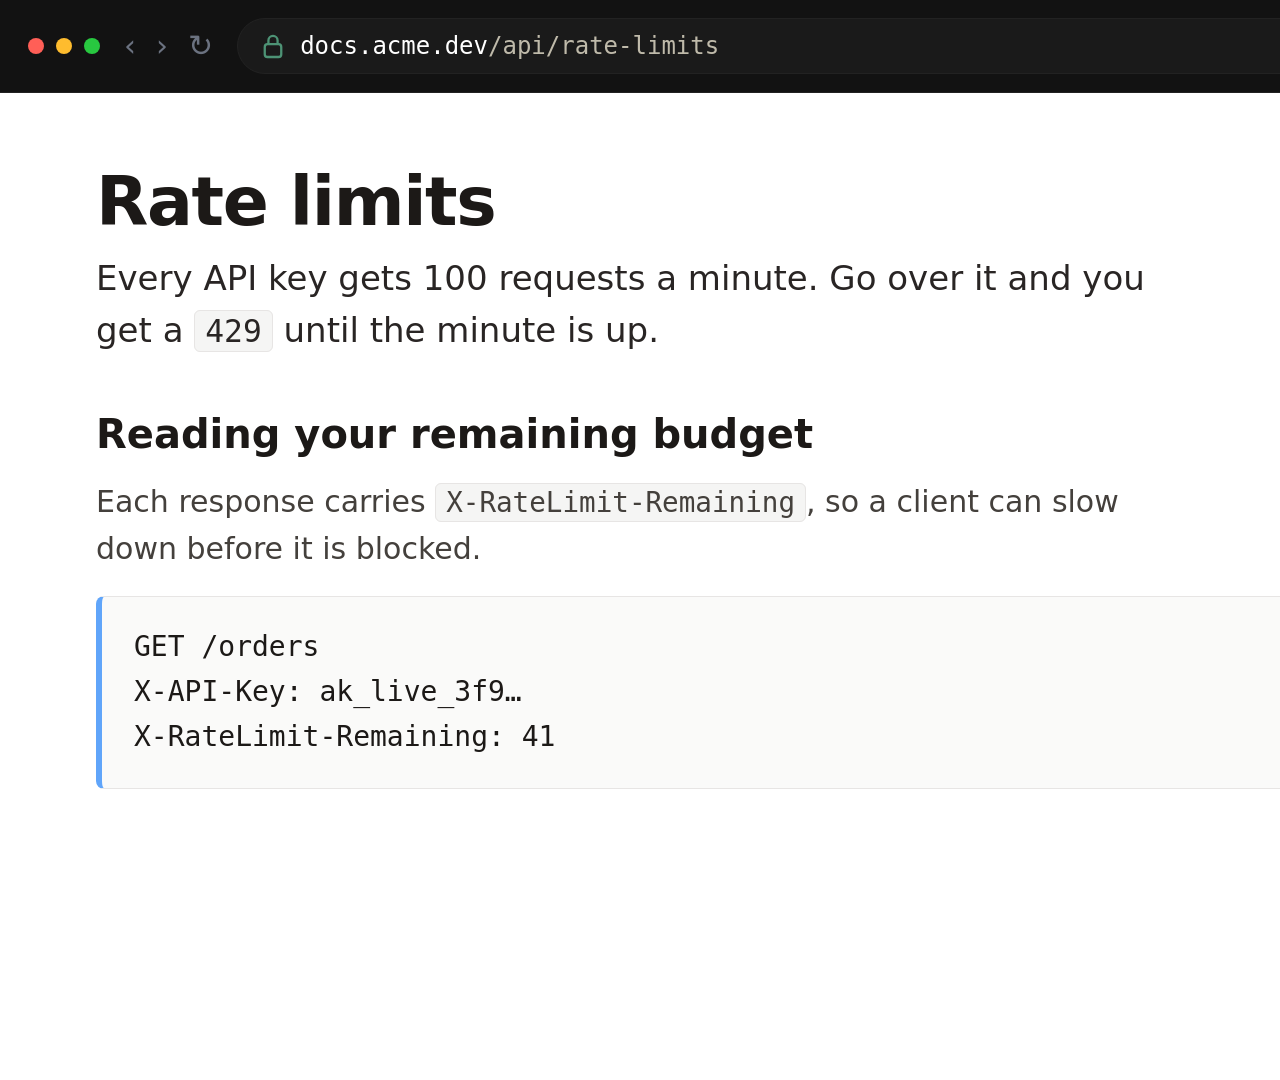
<file: skills/animatic-lessons/references/engine/kit/browser.html>
<!doctype html>
<html lang="en">
  <head>
    <meta charset="utf-8" />
    <title>Frame example: browser</title>
    <!--
      THE STYLESHEET IS THE CONTRACT; THIS MARKUP IS NOT. Copy this file, keep
      the <link>, rewrite the page.

      The chrome is dark and the page inside it is LIGHT on purpose: a docs
      site is the one thing on a developer's screen that is not dark, and a
      dark page inside dark chrome just reads as a second editor. If the moment
      is about a dark app, drop `.page` and build the app's UI out of the
      window parts instead.
    -->
    <link rel="stylesheet" href="./house.css" />
  </head>
  <body>
    <div class="frame frame--full">
      <div class="window">
        <div class="browserbar">
          <div class="lights"><i></i><i></i><i></i></div>
          <div class="nav-buttons">
            <span>&lsaquo;</span><span>&rsaquo;</span
            ><span>&circlearrowright;</span>
          </div>
          <div class="urlbar">
            <svg class="lock" width="22" height="26" viewBox="0 0 24 28" fill="none" stroke="currentColor" stroke-width="2.5">
              <rect x="3" y="12" width="18" height="14" rx="3" />
              <path d="M7 12V8a5 5 0 0 1 10 0v4" />
            </svg>
            <span><span class="host">docs.acme.dev</span>/api/rate-limits</span>
          </div>
        </div>

        <div class="page">
          <h1>Rate limits</h1>
          <p class="lede">
            Every API key gets 100 requests a minute. Go over it and you get a
            <code>429</code> until the minute is up.
          </p>

          <h2>Reading your remaining budget</h2>
          <p>
            Each response carries <code>X-RateLimit-Remaining</code>, so a
            client can slow down before it is blocked.
          </p>

          <div class="signature">GET /orders
X-API-Key: ak_live_3f9…
X-RateLimit-Remaining: 41</div>
        </div>
      </div>
    </div>
  </body>
</html>
</file>
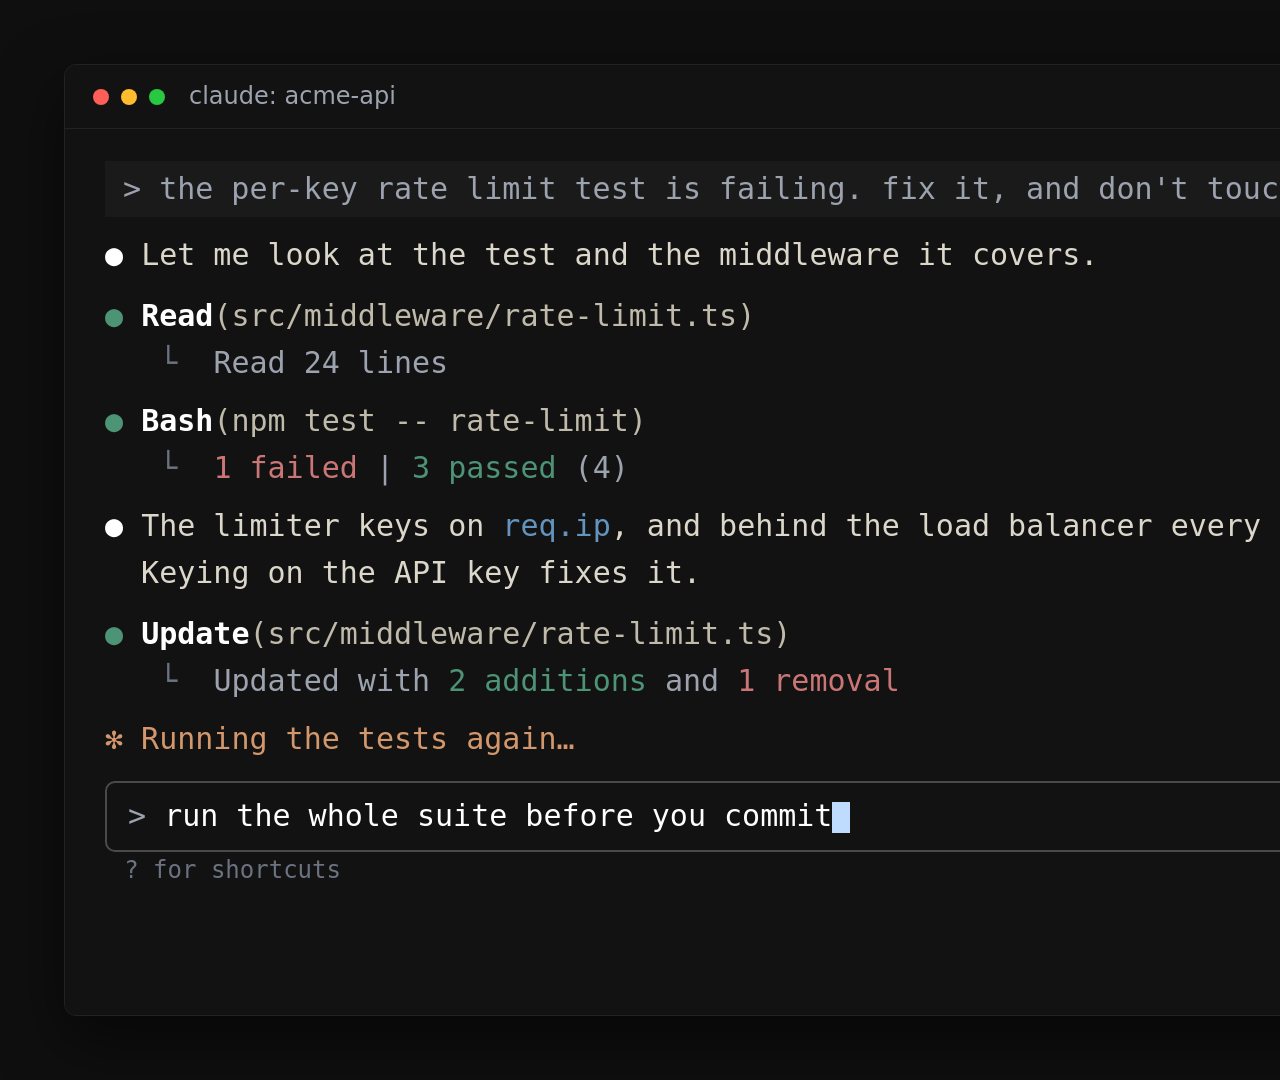
<file: skills/animatic-lessons/references/engine/kit/claude-code.html>
<!doctype html>
<html lang="en">
  <head>
    <meta charset="utf-8" />
    <title>Frame example: Claude Code</title>
    <!--
      THE STYLESHEET IS THE CONTRACT; THIS MARKUP IS NOT. Copy this file, keep
      the <link>, and rewrite the lines. A Claude Code session is the terminal
      frame with `cc` added: .you is a prompt the user typed, .say is the
      agent's reply, .tool is a collapsed tool call (tool name in <b>) and
      .result its one-line result, .spin the "working" line, and .input the box
      the next prompt goes in. The glyphs (> ● └) are generated. Inline
      <code> is coloured; .ok / .bad / .faint work as in a terminal.

      Show only the last screenful: the moment is the newest exchange, so cut
      the history from the top rather than shrinking the type.

      ONE LINE IS ONE ELEMENT AND MUST STAY ON ONE SOURCE LINE, as in
      terminal.html: the lines carry `white-space: pre-wrap`.
    -->
    <link rel="stylesheet" href="./house.css" />
  </head>
  <body>
    <div class="frame frame--inset">
      <div class="window">
        <div class="titlebar">
          <div class="lights"><i></i><i></i><i></i></div>
          <span class="title">claude: acme-api</span>
        </div>

        <div class="terminal cc">
<span class="you">the per-key rate limit test is failing. fix it, and don't touch the other tests</span>
<span class="say">Let me look at the test and the middleware it covers.</span>
<span class="tool"><b>Read</b>(src/middleware/rate-limit.ts)</span>
<span class="result">Read 24 lines</span>
<span class="tool"><b>Bash</b>(npm test -- rate-limit)</span>
<span class="result"><span class="bad">1 failed</span> | <span class="ok">3 passed</span> (4)</span>
<span class="say">The limiter keys on <code>req.ip</code>, and behind the load balancer every request has the same one. Keying on the API key fixes it.</span>
<span class="tool"><b>Update</b>(src/middleware/rate-limit.ts)</span>
<span class="result">Updated with <span class="ok">2 additions</span> and <span class="bad">1 removal</span></span>
<span class="spin">✻ Running the tests again…</span>
<div class="input">run the whole suite before you commit<span class="caret"></span></div>
<span class="hint">? for shortcuts</span>
        </div>
      </div>
    </div>
  </body>
</html>
</file>
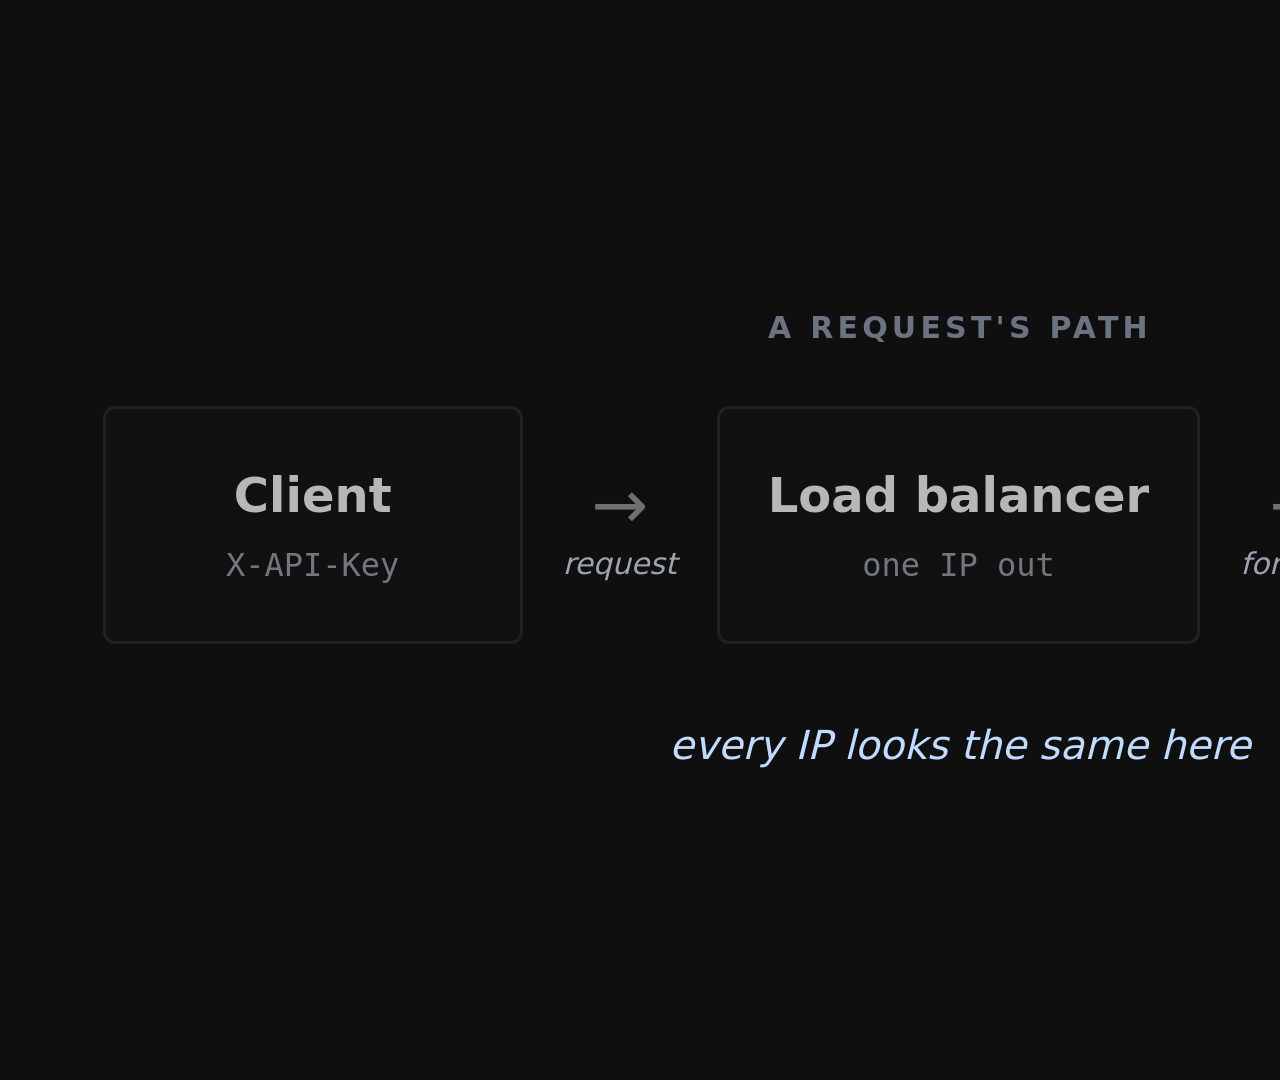
<file: skills/animatic-lessons/references/engine/kit/diagram.html>
<!doctype html>
<html lang="en">
  <head>
    <meta charset="utf-8" />
    <title>Frame example: diagram</title>
    <!--
      THE STYLESHEET IS THE CONTRACT; THIS MARKUP IS NOT. Copy this file, keep
      the <link>, rebuild the shape.

      A diagram frame is boxes, arrows and ONE lit box. `.node.lit` is the step
      the moment is about; `.node.muted` is the context the viewer should not
      look at yet. Stack `.diagram` vertically, nest it, or drop an SVG in: it
      is only a flex row, and there is nothing to slot into.

      `.annotation` is italic in the soft accent, so an aside reads as an
      aside rather than as a second heading.
    -->
    <link rel="stylesheet" href="./house.css" />
  </head>
  <body>
    <div class="frame frame--center">
      <div class="overline">A request's path</div>

      <div class="diagram" style="margin-top: 56px">
        <div class="node muted">
          <div class="node-title">Client</div>
          <div class="node-sub">X-API-Key</div>
        </div>
        <div class="arrow"><span>&rarr;</span><span class="label">request</span></div>
        <div class="node muted">
          <div class="node-title">Load balancer</div>
          <div class="node-sub">one IP out</div>
        </div>
        <div class="arrow"><span>&rarr;</span><span class="label">forward</span></div>
        <div class="node lit">
          <div class="node-title">Rate limiter</div>
          <div class="node-sub">counts per key</div>
        </div>
      </div>

      <div class="annotation" style="margin-top: 72px">every IP looks the same here</div>
    </div>
  </body>
</html>
</file>
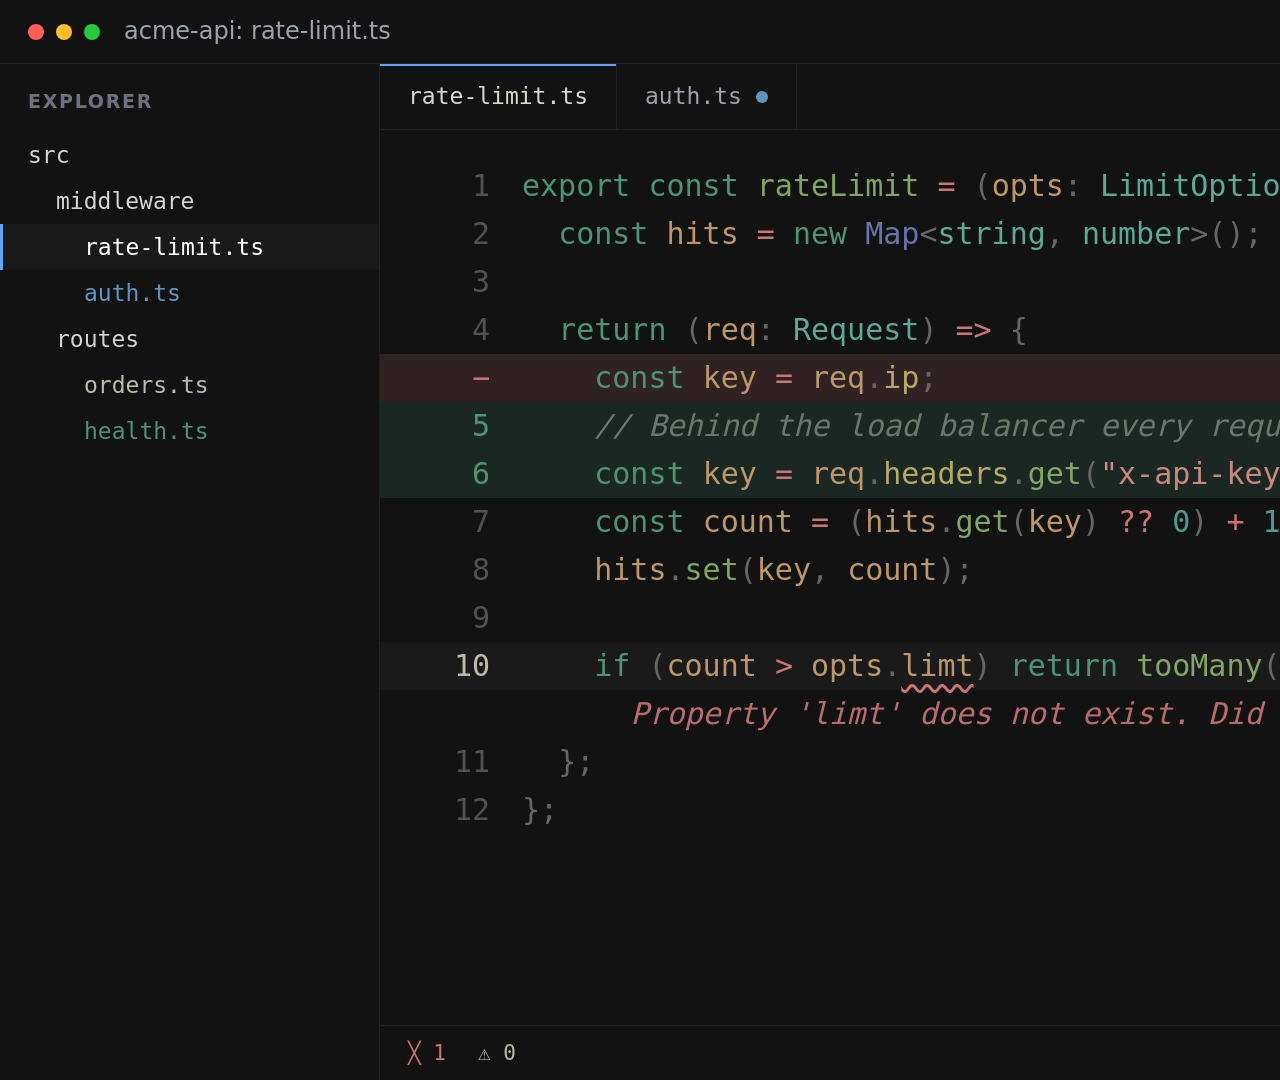
<file: skills/animatic-lessons/references/engine/kit/editor.html>
<!doctype html>
<html lang="en">
  <head>
    <meta charset="utf-8" />
    <title>Frame example: editor</title>
    <!--
      THE STYLESHEET IS THE CONTRACT; THIS MARKUP IS NOT. Copy this file, keep
      the <link>, and rewrite everything below it. This example shows the
      awkward case rather than the tidy one: a file tree with git status on
      it, a tab strip, a diff, a squiggle, an inline diagnostic and a status
      bar. Delete whichever of those your moment does not need.

      HIGHLIGHTING IS HAND-WRITTEN <span class="t-*">: no highlighter runs, so
      nothing is fetched while the frame is captured. The classes are Shiki's
      vitesse-dark scopes: t-key, t-storage, t-str, t-num, t-fn, t-type,
      t-class, t-prop, t-var, t-const, t-com, t-op, t-punc, t-tag, t-attr.

      ONE LINE OF CODE IS ONE `.l` ELEMENT AND MUST STAY ON ONE SOURCE LINE.
      `.l` carries `white-space: pre`, so a line break inserted inside it
      becomes a line break in the captured frame. Keep a formatter off it.
    -->
    <link rel="stylesheet" href="./house.css" />
  </head>
  <body>
    <div class="frame frame--full">
      <div class="window">
        <div class="titlebar">
          <div class="lights"><i></i><i></i><i></i></div>
          <span class="title">acme-api: rate-limit.ts</span>
        </div>

        <div class="panes">
          <nav class="sidebar">
            <div class="sidebar-heading">Explorer</div>
            <ul class="tree">
              <li class="dir">src</li>
              <li class="dir indent">middleware</li>
              <li class="indent-2 active">rate-limit.ts</li>
              <li class="indent-2 modified">auth.ts</li>
              <li class="dir indent">routes</li>
              <li class="indent-2">orders.ts</li>
              <li class="indent-2 added">health.ts</li>
            </ul>
          </nav>

          <div class="main">
            <div class="tabs">
              <div class="tab active">rate-limit.ts</div>
              <div class="tab">auth.ts <span class="dot"></span></div>
            </div>

            <div class="code">
<span class="l"><span class="t-key">export</span> <span class="t-key">const</span> <span class="t-fn">rateLimit</span> <span class="t-op">=</span> <span class="t-punc">(</span><span class="t-var">opts</span><span class="t-punc">:</span> <span class="t-type">LimitOptions</span><span class="t-punc">)</span> <span class="t-op">=&gt;</span> <span class="t-punc">{</span></span>
<span class="l">  <span class="t-key">const</span> <span class="t-var">hits</span> <span class="t-op">=</span> <span class="t-key">new</span> <span class="t-class">Map</span><span class="t-punc">&lt;</span><span class="t-type">string</span><span class="t-punc">,</span> <span class="t-type">number</span><span class="t-punc">&gt;();</span></span>
<span class="l"> </span>
<span class="l">  <span class="t-key">return</span> <span class="t-punc">(</span><span class="t-var">req</span><span class="t-punc">:</span> <span class="t-type">Request</span><span class="t-punc">)</span> <span class="t-op">=&gt;</span> <span class="t-punc">{</span></span>
<span class="l del">    <span class="t-key">const</span> <span class="t-var">key</span> <span class="t-op">=</span> <span class="t-var">req</span><span class="t-punc">.</span><span class="t-prop">ip</span><span class="t-punc">;</span></span>
<span class="l add">    <span class="t-com">// Behind the load balancer every request shares one IP.</span></span>
<span class="l add">    <span class="t-key">const</span> <span class="t-var">key</span> <span class="t-op">=</span> <span class="t-var">req</span><span class="t-punc">.</span><span class="t-prop">headers</span><span class="t-punc">.</span><span class="t-fn">get</span><span class="t-punc">(</span><span class="t-str">"x-api-key"</span><span class="t-punc">)</span> <span class="t-op">??</span> <span class="t-var">req</span><span class="t-punc">.</span><span class="t-prop">ip</span><span class="t-punc">;</span></span>
<span class="l">    <span class="t-key">const</span> <span class="t-var">count</span> <span class="t-op">=</span> <span class="t-punc">(</span><span class="t-var">hits</span><span class="t-punc">.</span><span class="t-fn">get</span><span class="t-punc">(</span><span class="t-var">key</span><span class="t-punc">)</span> <span class="t-op">??</span> <span class="t-num">0</span><span class="t-punc">)</span> <span class="t-op">+</span> <span class="t-num">1</span><span class="t-punc">;</span></span>
<span class="l">    <span class="t-var">hits</span><span class="t-punc">.</span><span class="t-fn">set</span><span class="t-punc">(</span><span class="t-var">key</span><span class="t-punc">,</span> <span class="t-var">count</span><span class="t-punc">);</span></span>
<span class="l"> </span>
<span class="l here">    <span class="t-key">if</span> <span class="t-punc">(</span><span class="t-var">count</span> <span class="t-op">&gt;</span> <span class="t-var">opts</span><span class="t-punc">.</span><span class="t-var"><span class="squiggle">limt</span></span><span class="t-punc">)</span> <span class="t-key">return</span> <span class="t-fn">tooMany</span><span class="t-punc">();</span></span>
<span class="l bare">      <span class="diagnostic">Property 'limt' does not exist. Did you mean 'limit'?</span></span>
<span class="l">  <span class="t-punc">};</span></span>
<span class="l"><span class="t-punc">};</span></span>
            </div>

            <div class="statusbar">
              <span class="bad">&#9587; 1</span>
              <span>&#9888; 0</span>
              <span class="spacer"></span>
              <span>Ln 11, Col 30</span>
              <span>TypeScript</span>
              <span class="good">fix/rate-limit-key</span>
            </div>
          </div>
        </div>
      </div>
    </div>
  </body>
</html>
</file>
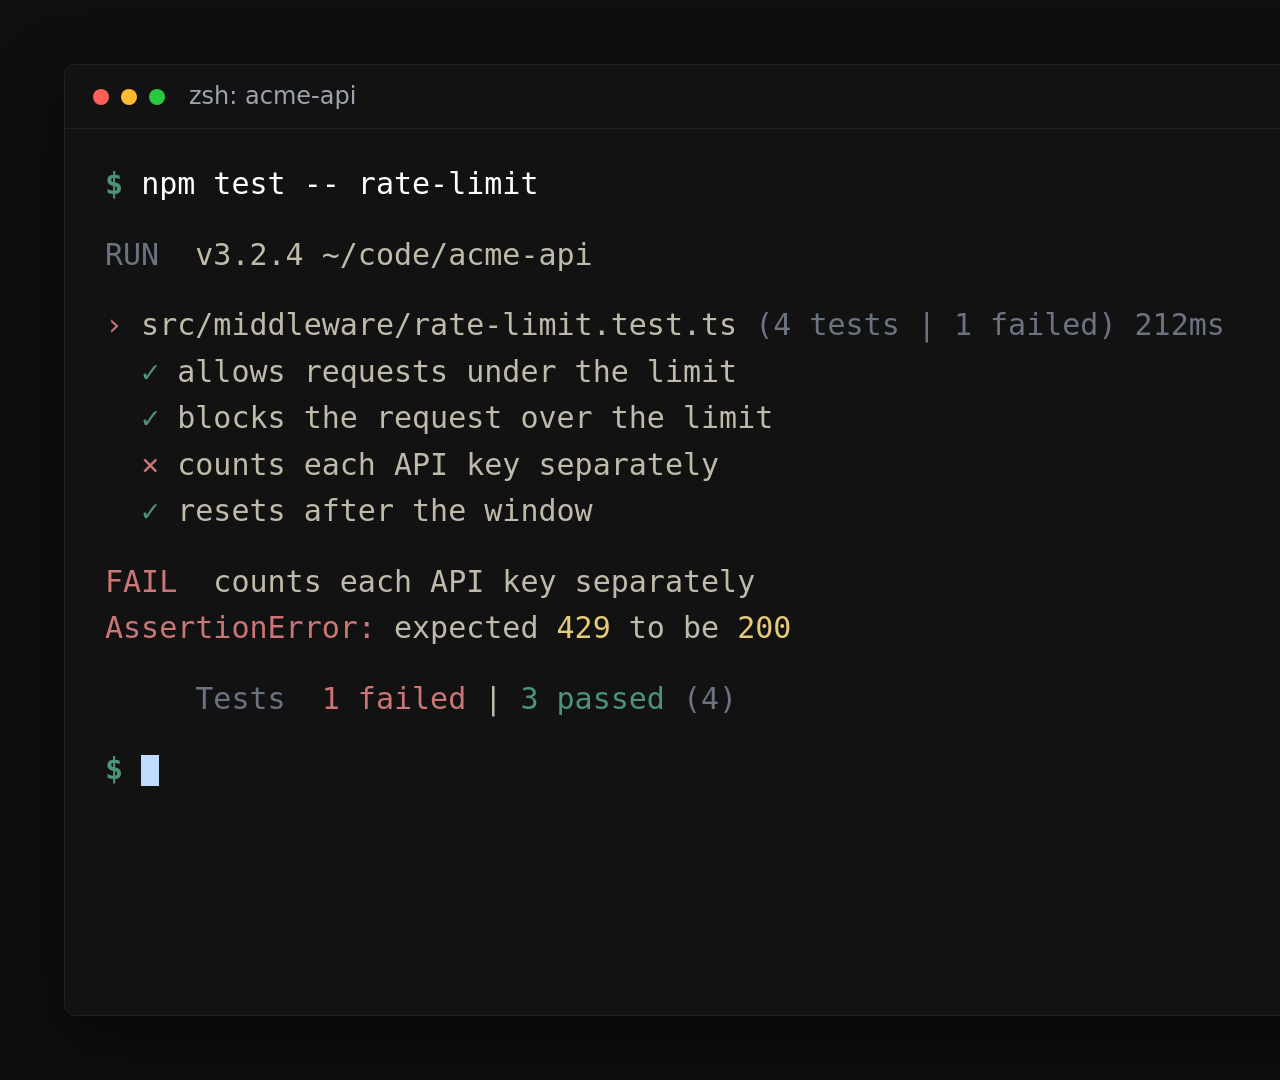
<file: skills/animatic-lessons/references/engine/kit/terminal.html>
<!doctype html>
<html lang="en">
  <head>
    <meta charset="utf-8" />
    <title>Frame example: terminal</title>
    <!--
      THE STYLESHEET IS THE CONTRACT; THIS MARKUP IS NOT. Copy this file, keep
      the <link>, and rewrite the lines. This example shows a run that FAILS,
      because a passing suite is the easy frame and a failure is the one a
      moment is usually about.

      Every line is its own element: .cmd draws the `$` prompt for you, .out is
      program output. Colour a word with .ok / .bad / .warn / .info / .cyan /
      .yellow / .magenta / .faint. Finish the last line with
      <span class="caret"> if the moment is "and now we wait".

      ONE OUTPUT LINE IS ONE ELEMENT AND MUST STAY ON ONE SOURCE LINE: `.cmd`
      and `.out` carry `white-space: pre-wrap`, so a line break inserted inside
      one becomes a line break in the captured frame.
    -->
    <link rel="stylesheet" href="./house.css" />
  </head>
  <body>
    <div class="frame frame--inset">
      <div class="window">
        <div class="titlebar">
          <div class="lights"><i></i><i></i><i></i></div>
          <span class="title">zsh: acme-api</span>
        </div>

        <div class="terminal">
<span class="cmd">npm test -- rate-limit</span>
<span class="blank"></span>
<span class="out"><span class="faint">RUN</span>  v3.2.4 ~/code/acme-api</span>
<span class="blank"></span>
<span class="out"><span class="bad">&rsaquo;</span> src/middleware/rate-limit.test.ts <span class="faint">(4 tests | 1 failed) 212ms</span></span>
<span class="out">  <span class="ok">&check;</span> allows requests under the limit</span>
<span class="out">  <span class="ok">&check;</span> blocks the request over the limit</span>
<span class="out">  <span class="bad">&times;</span> counts each API key separately</span>
<span class="out">  <span class="ok">&check;</span> resets after the window</span>
<span class="blank"></span>
<span class="out"><span class="bad">FAIL</span>  counts each API key separately</span>
<span class="out"><span class="bad">AssertionError:</span> expected <span class="yellow">429</span> to be <span class="yellow">200</span></span>
<span class="blank"></span>
<span class="out"><span class="faint">     Tests</span>  <span class="bad">1 failed</span> | <span class="ok">3 passed</span> <span class="faint">(4)</span></span>
<span class="blank"></span>
<span class="cmd"><span class="caret"></span></span>
        </div>
      </div>
    </div>
  </body>
</html>
</file>
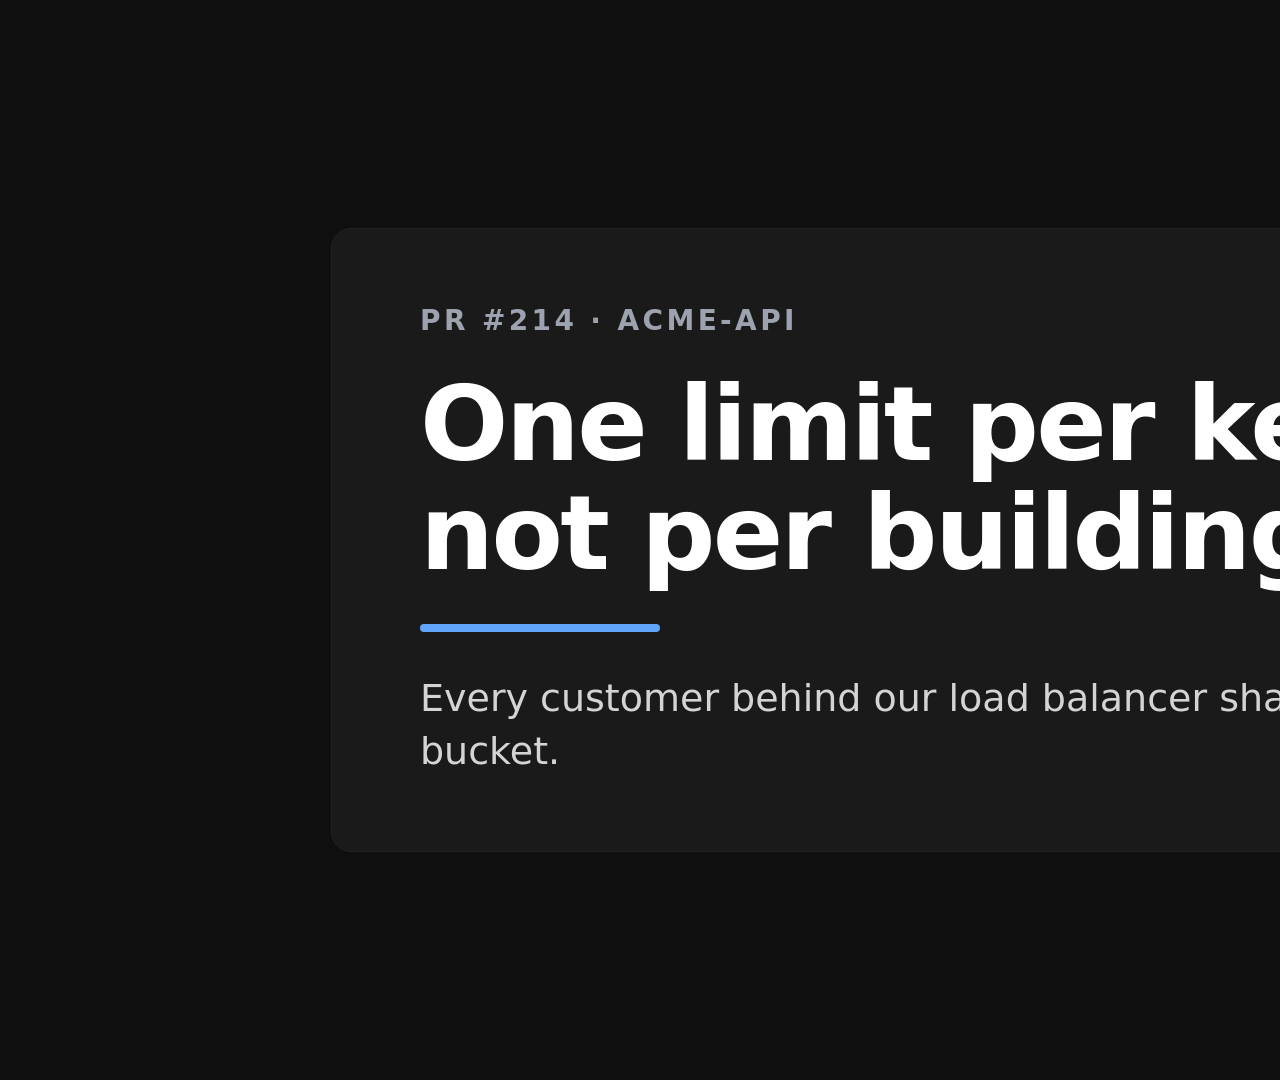
<file: skills/animatic-lessons/references/engine/kit/title-card.html>
<!doctype html>
<html lang="en">
  <head>
    <meta charset="utf-8" />
    <title>Frame example: title card</title>
    <!--
      THE STYLESHEET IS THE CONTRACT; THIS MARKUP IS NOT. Copy this file, keep
      the <link>, rewrite the words.

      A plain plate: an uppercase kicker, a white headline, a short accent
      rule and at most one supporting line. Use it for the opening frame, a section break,
      or the one sentence a moment is really about.

      Say ONE thing. If the card needs a second supporting line it is probably
      two moments.
    -->
    <link rel="stylesheet" href="./house.css" />
  </head>
  <body>
    <div class="frame frame--center">
      <div class="card">
        <div class="kicker">PR #214 &middot; acme-api</div>
        <h1 class="headline">
          One limit per key,<br />not per building
          <span class="rule"></span>
        </h1>
        <p class="subhead">Every customer behind our load balancer shared one bucket.</p>
      </div>
    </div>
  </body>
</html>
</file>
<file: skills/animatic-lessons/references/engine/kit/house.css>
/*
 * The house stylesheet for animatic frames.
 *
 * THIS FILE IS THE CONTRACT (README.md). Every colour, face and size a frame
 * should use is named here, so a frame that only uses these reads as one
 * consistent screen without anyone deciding anything.
 *
 * THE PALETTE. Plain and neutral, so it suits anyone's project.
 *   - A near-black ground, white headings, neutral grey body copy, and one
 *     accent, a quiet blue, kept for the one thing a frame lights.
 *   - The system's own sans-serif and monospace faces. Nothing is fetched,
 *     so a frame renders the same offline and never waits on a webfont.
 *   - Every editor, terminal and code-token colour is Shiki's vitesse-dark.
 *     Its editor background #121212 sits one step off the ground #0f0f0f on
 *     purpose, so a window reads as a window against the ground.
 *
 * SIZE. A frame is exactly 1920x1080 at DPR 1 and is watched on a laptop, or
 * in a PR description at half that, so everything is authored large, to the
 * type floor in STYLE.md.
 */

:root {
  /* Ground and panels */
  --ground: #0f0f0f;
  --window: #121212;
  --window-raised: #1a1a1a;
  --line: #222222;
  --plate: #1a1a1a;

  /* Text */
  --text: #ffffff;
  --body: #d4d4d4;
  --code-text: #dbd7ca;
  --dim: #9ca3af;
  --faint: #6b7280;

  /* The one accent: what a frame lights */
  --accent: #60a5fa;
  --accent-soft: #bfdbfe;

  /* States, from vitesse-dark's gutter + ansi set */
  --ok: #4d9375;
  --warn: #d4976c;
  --error: #cb7676;
  --info: #6394bf;
  --cyan: #5eaab5;
  --yellow: #e6cc77;
  --magenta: #d9739f;

  /* Type */
  --sans: system-ui, -apple-system, "Segoe UI", Roboto, "Helvetica Neue", Arial, sans-serif;
  --mono: ui-monospace, "SF Mono", Menlo, Consolas, "DejaVu Sans Mono", "Liberation Mono", monospace;

  /* Spacing. The 96px gutter frames a centred card or diagram. */
  --gutter: 96px;
  --radius: 12px;
}

* {
  box-sizing: border-box;
}

html,
body {
  margin: 0;
  padding: 0;
}

/*
 * THE FRAME. Every page's outermost element. Fixed at the capture size so the
 * page cannot reflow into something that looked fine in a wide browser window
 * and wrong in the PNG. overflow:hidden is deliberate: content that does not
 * fit is CUT, loudly, rather than quietly scrolled away.
 */
.frame {
  width: 1920px;
  height: 1080px;
  overflow: hidden;
  background: var(--ground);
  color: var(--body);
  font-family: var(--sans);
  font-size: 28px;
  line-height: 1.45;
  display: flex;
  flex-direction: column;
  -webkit-font-smoothing: antialiased;
}

/* A frame that is one big centred thing: a title card, a diagram. */
.frame--center {
  align-items: center;
  justify-content: center;
  padding: var(--gutter);
}

/* A frame that is one window filling the screen: an editor, a browser. */
.frame--full {
  padding: 0;
}

/* A frame that floats a window on the ground, with breathing room. */
.frame--inset {
  padding: 64px;
}

/* --------------------------------------------------------------------- */
/* Window chrome                                                          */
/* --------------------------------------------------------------------- */

.window {
  flex: 1;
  min-height: 0;
  display: flex;
  flex-direction: column;
  background: var(--window);
  overflow: hidden;
}

.frame--inset .window {
  border: 1px solid var(--line);
  border-radius: var(--radius);
  box-shadow: 0 24px 64px rgba(0, 0, 0, 0.55);
}

.titlebar {
  flex: none;
  height: 64px;
  display: flex;
  align-items: center;
  gap: 24px;
  padding: 0 28px;
  background: var(--window);
  border-bottom: 1px solid var(--line);
  color: var(--dim);
  font-size: 24px;
}

/* The three macOS window buttons. Drawn, not an image. */
.lights {
  display: flex;
  gap: 12px;
  flex: none;
}
.lights i {
  width: 16px;
  height: 16px;
  border-radius: 50%;
  background: #3a3a3a;
}
.lights i:nth-child(1) {
  background: #ff5f57;
}
.lights i:nth-child(2) {
  background: #febc2e;
}
.lights i:nth-child(3) {
  background: #28c840;
}

.titlebar .title {
  color: var(--dim);
  font-size: 24px;
}

/* The body of a window: optional sidebar + main pane, side by side. */
.panes {
  flex: 1;
  min-height: 0;
  display: flex;
}

.sidebar {
  flex: none;
  width: 380px;
  background: var(--window);
  border-right: 1px solid var(--line);
  padding: 24px 0;
  color: #bfbaaa;
  font-size: 24px;
  overflow: hidden;
}

.sidebar-heading {
  padding: 0 28px 16px;
  font-size: 19px;
  letter-spacing: 0.09em;
  text-transform: uppercase;
  color: var(--faint);
  font-weight: 600;
}

.tree {
  list-style: none;
  margin: 0;
  padding: 0;
  font-family: var(--mono);
  font-size: 23px;
  line-height: 2;
}
.tree li {
  padding: 0 28px;
  white-space: nowrap;
  overflow: hidden;
  text-overflow: ellipsis;
}
.tree li.indent {
  padding-left: 56px;
}
.tree li.indent-2 {
  padding-left: 84px;
}
.tree li.dir {
  color: var(--body);
}
.tree li.active {
  background: var(--window-raised);
  color: var(--text);
  box-shadow: inset 3px 0 0 var(--accent);
}
.tree li.added {
  color: var(--ok);
}
.tree li.modified {
  color: var(--info);
}

.main {
  flex: 1;
  min-width: 0;
  display: flex;
  flex-direction: column;
}

/* Editor tab strip. */
.tabs {
  flex: none;
  display: flex;
  align-items: stretch;
  background: var(--window);
  border-bottom: 1px solid var(--line);
  font-size: 23px;
}
.tab {
  display: flex;
  align-items: center;
  gap: 14px;
  padding: 16px 28px;
  color: var(--dim);
  border-right: 1px solid var(--line);
  font-family: var(--mono);
  white-space: nowrap;
}
.tab.active {
  color: var(--code-text);
  background: var(--window);
  box-shadow: inset 0 2px 0 var(--accent);
}
.tab .dot {
  width: 12px;
  height: 12px;
  border-radius: 50%;
  background: var(--info);
}

/* The status bar along the bottom of a window. */
.statusbar {
  flex: none;
  display: flex;
  align-items: center;
  gap: 32px;
  padding: 12px 28px;
  border-top: 1px solid var(--line);
  color: #bfbaaa;
  font-size: 21px;
  font-family: var(--mono);
}
.statusbar .spacer {
  flex: 1;
}
.statusbar .bad {
  color: var(--error);
}
.statusbar .good {
  color: var(--ok);
}

/* --------------------------------------------------------------------- */
/* Code                                                                    */
/* --------------------------------------------------------------------- */

/*
 * A code block. 30px / 1.6 is the floor for readability on a laptop; a frame
 * that needs more lines needs a second moment. Highlighting is hand-authored <span>s using
 * the .t-* classes below: no highlighter runs, so there is no build step and
 * nothing is fetched while the frame is captured.
 *
 * Use a <div>, NOT a <pre>: each line is its own `.l` element carrying
 * `white-space: pre`, so the newlines BETWEEN lines in your source are
 * ignored and the markup can be indented like normal HTML. A <pre> would
 * render every one of them as a second, blank line.
 */
.code {
  flex: 1;
  min-height: 0;
  margin: 0;
  padding: 32px 0;
  overflow: hidden;
  background: var(--window);
  font-family: var(--mono);
  font-size: 30px;
  line-height: 1.6;
  color: var(--code-text);
  font-variant-ligatures: none;
  counter-reset: line;
}

.code--lg {
  font-size: 34px;
}

/* One line. The line number is generated, so the markup stays readable. */
.code .l {
  display: block;
  padding: 0 48px 0 0;
  white-space: pre;
  counter-increment: line;
}
.code .l::before {
  content: counter(line);
  display: inline-block;
  width: 110px;
  padding-right: 32px;
  text-align: right;
  color: #dedcd550;
  user-select: none;
}
/* The line the eye should land on. */
.code .l.here {
  background: var(--window-raised);
}
.code .l.here::before {
  color: #bfbaaa;
}
/*
 * The whole block pulled back so the `.here` line is the only one that reads.
 * It goes on the BLOCK, not the line, so spotlighting a frame is one class on
 * one element and the lines themselves keep the markup they already had.
 */
.code--spotlight .l {
  opacity: 0.6;
}
.code--spotlight .l.here {
  opacity: 1;
}
/* A diff. */
.code .l.add {
  background: rgba(77, 147, 117, 0.16);
}
.code .l.add::before {
  color: var(--ok);
}
/* A removed line is not in the new file, so it takes no number: the lines
 * around it keep the new file's real numbering. Its gutter shows a minus. */
.code .l.del {
  background: rgba(203, 118, 118, 0.16);
  counter-increment: none;
}
.code .l.del::before {
  content: "\2212";
  color: var(--error);
}
/* A line with no number: a wrapped continuation, or an inline error. */
.code .l.bare {
  counter-increment: none;
}
.code .l.bare::before {
  content: "";
}

/*
 * A fold: lines skipped in an excerpt. It takes no number. Put the real line
 * number back on the line after it with style="counter-set: line N" (that
 * line then shows N), so an excerpt keeps the file's real numbering.
 */
.code .l.fold {
  counter-increment: none;
  color: var(--faint);
}
.code .l.fold::before {
  content: "\22EF";
}

/* Red squiggle under the thing that is wrong. */
.squiggle {
  text-decoration: underline wavy var(--error);
  text-decoration-thickness: 3px;
  text-underline-offset: 8px;
}

/* An inline editor diagnostic, as VS Code draws it. */
.diagnostic {
  color: var(--error);
  font-style: italic;
  opacity: 0.9;
}

/* vitesse-dark token colours. */
.t-com {
  color: #758575dd;
  font-style: italic;
}
.t-punc {
  color: #666666;
}
.t-key {
  color: #4d9375;
}
.t-storage,
.t-op {
  color: #cb7676;
}
.t-str {
  color: #c98a7d;
}
.t-num {
  color: #4c9a91;
}
.t-fn {
  color: #80a665;
}
.t-type {
  color: #5da994;
}
.t-class {
  color: #6872ab;
}
.t-prop {
  color: #b8a965;
}
.t-var {
  color: #bd976a;
}
.t-const {
  color: #c99076;
}
.t-tag {
  color: #4d9375;
}
.t-attr {
  color: #bd976a;
}

/* --------------------------------------------------------------------- */
/* Terminal                                                               */
/* --------------------------------------------------------------------- */

.terminal {
  flex: 1;
  min-height: 0;
  margin: 0;
  padding: 32px 40px;
  overflow: hidden;
  background: var(--window);
  font-family: var(--mono);
  font-size: 30px;
  line-height: 1.55;
  color: var(--code-text);
  font-variant-ligatures: none;
}

/*
 * As with `.code`, each line is its own element and carries the whitespace
 * rule, so the newlines BETWEEN lines in your markup are ignored. `.terminal`
 * itself must NOT be a <pre>.
 */
.terminal .cmd,
.terminal .out {
  white-space: pre-wrap;
}

/* The shell prompt. The $ is generated so a line's markup is just its text. */
.terminal .cmd {
  display: block;
  color: var(--text);
}
.terminal .cmd::before {
  content: "$ ";
  color: var(--ok);
  font-weight: 600;
}
.terminal .out {
  display: block;
  color: #bfbaaa;
}
.terminal .ok {
  color: var(--ok);
}
.terminal .bad {
  color: var(--error);
}
.terminal .warn {
  color: var(--warn);
}
.terminal .info {
  color: var(--info);
}
.terminal .cyan {
  color: var(--cyan);
}
.terminal .yellow {
  color: var(--yellow);
}
.terminal .magenta {
  color: var(--magenta);
}
.terminal .faint {
  color: var(--faint);
}
.terminal .blank {
  display: block;
  height: 0.8em;
}

/* The block cursor at the end of the last line. */
.caret {
  display: inline-block;
  width: 0.6em;
  height: 1.05em;
  vertical-align: text-bottom;
  background: var(--accent-soft);
}

/* --------------------------------------------------------------------- */
/* Claude Code                                                            */
/* --------------------------------------------------------------------- */

/*
 * A Claude Code session, as its terminal shows it. Put `cc` beside
 * `terminal` on the same element; each line below is one element, on ONE
 * source line, like `.cmd` / `.out`. The glyphs are generated.
 *   .you     a prompt the user typed ("> ", on a raised plate)
 *   .say     the agent's reply text ("● ")
 *   .tool    a collapsed tool call ("● ", green); wrap the name in <b>
 *   .result  a tool call's one-line result ("└ ", under the call; Claude
 *            Code draws "⎿", which many monospace faces lack)
 *   .spin    the working line ("✻ Thinking…"), orange
 *   .input   the input box at the bottom; .hint the line under it
 */
.cc .you,
.cc .say,
.cc .tool,
.cc .result,
.cc .spin,
.cc .hint {
  display: block;
  white-space: pre-wrap;
  padding-left: 2ch;
  text-indent: -2ch;
}
.cc .you {
  margin: 0 0 0.5em;
  padding: 0.15em 0.6em 0.15em calc(2ch + 0.6em);
  background: var(--window-raised);
  color: var(--dim);
}
.cc .you::before {
  content: "> ";
}
.cc .say {
  color: var(--code-text);
  margin-bottom: 0.5em;
}
.cc .say::before,
.cc .tool::before {
  content: "● ";
  color: var(--text);
}
.cc .tool {
  color: #bfbaaa;
}
.cc .tool::before {
  color: var(--ok);
}
.cc .tool b {
  color: var(--text);
  font-weight: 600;
}
.cc .result {
  padding-left: 5ch;
  color: var(--dim);
  margin-bottom: 0.4em;
}
.cc .result::before {
  content: "└  ";
  color: var(--faint);
}
.cc .spin {
  color: var(--warn);
}
.cc code {
  font-family: inherit;
  color: var(--info);
}
.cc .input {
  margin-top: 0.6em;
  padding: 0.35em 0.7em;
  border: 2px solid #4a4a4a;
  border-radius: 10px;
  color: var(--text);
  white-space: pre-wrap;
}
.cc .input::before {
  content: "> ";
  color: var(--dim);
}
.cc .hint {
  padding-left: 0.8em;
  text-indent: 0;
  color: var(--faint);
  font-size: 24px;
}

/* --------------------------------------------------------------------- */
/* Browser                                                                */
/* --------------------------------------------------------------------- */

.browserbar {
  flex: none;
  display: flex;
  align-items: center;
  gap: 24px;
  padding: 18px 28px;
  background: var(--window);
  border-bottom: 1px solid var(--line);
}

.nav-buttons {
  display: flex;
  gap: 20px;
  color: var(--faint);
  font-size: 30px;
  flex: none;
}

.urlbar {
  flex: 1;
  min-width: 0;
  display: flex;
  align-items: center;
  gap: 16px;
  height: 56px;
  padding: 0 24px;
  border-radius: 28px;
  background: var(--window-raised);
  border: 1px solid var(--line);
  color: #bfbaaa;
  font-family: var(--mono);
  font-size: 24px;
  white-space: nowrap;
  overflow: hidden;
}
.urlbar .lock {
  color: var(--ok);
  flex: none;
}
.urlbar .host {
  color: var(--text);
}

/*
 * The page inside the browser. Light on purpose: a browser showing a docs
 * site is the one place on a developer's screen that is not dark, and a dark
 * page inside dark chrome reads as another editor.
 */
.page {
  flex: 1;
  min-height: 0;
  overflow: hidden;
  background: #ffffff;
  color: #1c1917;
  padding: 72px 96px;
}
.page h1 {
  margin: 0 0 12px;
  font-size: 68px;
  line-height: 1.1;
  font-weight: 700;
  letter-spacing: -0.02em;
}
.page h2 {
  margin: 48px 0 16px;
  font-size: 40px;
  font-weight: 700;
}
.page p {
  margin: 0 0 24px;
  font-size: 30px;
  line-height: 1.55;
  color: #44403c;
  max-width: 1100px;
}
.page .lede {
  font-size: 34px;
  color: #292524;
}
.page code {
  font-family: var(--mono);
  font-size: 0.92em;
  background: #f5f5f4;
  border: 1px solid #e7e5e4;
  border-radius: 6px;
  padding: 2px 10px;
}
.page .signature {
  font-family: var(--mono);
  font-size: 28px;
  line-height: 1.6;
  background: #fafaf9;
  border: 1px solid #e7e5e4;
  border-left: 6px solid var(--accent);
  border-radius: 8px;
  padding: 28px 32px;
  white-space: pre;
  overflow: hidden;
}

/* --------------------------------------------------------------------- */
/* Title card                                                             */
/* --------------------------------------------------------------------- */

/*
 * A title card, scaled up to fill a frame: a plain plate, a small grey
 * kicker, a white title, a short accent rule and one supporting line.
 */
.card {
  min-width: 1200px;
  max-width: 1500px;
  padding: 72px 88px;
  border-radius: 20px;
  border: 1px solid var(--line);
  background: var(--plate);
}

.kicker {
  font-size: 28px;
  font-weight: 600;
  letter-spacing: 0.12em;
  text-transform: uppercase;
  color: var(--dim);
  margin-bottom: 28px;
}

.headline {
  margin: 0;
  font-size: 104px;
  line-height: 1.05;
  font-weight: 700;
  letter-spacing: -0.025em;
  color: var(--text);
}

.headline .rule {
  display: block;
  width: 240px;
  height: 8px;
  margin-top: 36px;
  background: var(--accent);
  border-radius: 4px;
}

.subhead {
  margin: 40px 0 0;
  font-size: 38px;
  line-height: 1.4;
  color: var(--body);
  max-width: 1080px;
}

/* --------------------------------------------------------------------- */
/* Diagram                                                                */
/* --------------------------------------------------------------------- */

.diagram {
  display: flex;
  align-items: center;
  justify-content: center;
  gap: 40px;
  width: 100%;
}

.node {
  flex: none;
  min-width: 420px;
  padding: 52px 48px;
  text-align: center;
  background: var(--window);
  border: 3px solid #2a2a2a;
  border-radius: var(--radius);
}
.node .node-title {
  font-size: 48px;
  font-weight: 700;
  color: var(--text);
}
.node .node-sub {
  margin-top: 12px;
  font-size: 32px;
  color: var(--dim);
  font-family: var(--mono);
}
/* The one box the moment is about. */
.node.lit {
  border-color: var(--accent);
  background: var(--plate);
}
.node.lit .node-title {
  color: var(--accent-soft);
}
.node.muted {
  opacity: 0.7;
}

.arrow {
  flex: none;
  display: flex;
  flex-direction: column;
  align-items: center;
  gap: 10px;
  color: #6f6f6f;
  font-size: 68px;
  line-height: 1;
}
.arrow .label {
  font-size: 30px;
  font-style: italic;
  color: var(--dim);
}

/* An aside on a diagram: italic, in the soft accent. */
.annotation {
  font-size: 40px;
  font-style: italic;
  color: var(--accent-soft);
}

/* --------------------------------------------------------------------- */
/* Shared parts                                                           */
/* --------------------------------------------------------------------- */

/* A caption strip along the bottom of a frame. Never the spoken line (that
 * belongs to the narration), only a label the viewer must READ. */
.caption {
  flex: none;
  padding: 28px var(--gutter);
  background: var(--ground);
  border-top: 1px solid var(--line);
  color: var(--body);
  font-size: 30px;
}
.caption strong {
  color: var(--accent-soft);
  font-weight: 600;
}

/* A run of words in prose the eye should land on: the inline twin of
 * `.code .l.here`, the same raised plate and lifted text at word width.
 * For PROSE (a label, a callout, a heading), never for code. */
.spot {
  padding: 0.08em 0.3em;
  margin: 0 -0.06em;
  border-radius: 6px;
  background: var(--window-raised);
  color: var(--accent-soft);
  box-shadow: inset 0 -3px 0 var(--accent);
}

/* A section heading above a diagram or a pair of panes. */
.overline {
  font-size: 30px;
  font-weight: 600;
  letter-spacing: 0.14em;
  text-transform: uppercase;
  color: var(--faint);
}

/* Two panes side by side: before/after, code/terminal, question/answer. */
.split {
  flex: 1;
  min-height: 0;
  display: flex;
  gap: 2px;
  background: var(--line);
}
.split > * {
  flex: 1;
  min-width: 0;
}

/* --------------------------------------------------------------------- */
/* Generated frames (a storyboard "frame" spec; see FRAMES.md)            */
/* --------------------------------------------------------------------- */

/* The line number is the source's own, carried on the line, so the fitter
 * can drop lines without renumbering. A long line wraps under its text. */
.code.gen .l::before {
  content: attr(data-n);
}
.code.gen .l {
  white-space: pre-wrap;
  overflow-wrap: anywhere;
  padding-left: 110px;
  text-indent: -110px;
}
.code.gen .l.fold::before {
  content: "\22EF";
}
.terminal.gen .here {
  background: var(--window-raised);
  box-shadow: inset 4px 0 0 var(--accent);
}
.terminal.spotlight > * {
  opacity: 0.6;
}
.terminal.spotlight > .here {
  opacity: 1;
}
.terminal .fold {
  display: block;
  color: var(--faint);
}
.terminal .fold::before {
  content: "\22EF";
}
.gen-wrap {
  display: flex;
  flex-direction: column;
  align-items: center;
  max-width: 100%;
}
.diagram.gen {
  row-gap: 56px;
}
.tight .diagram {
  gap: 24px;
}
.tight .node {
  min-width: 0;
  padding: 40px 32px;
}
.wrap .diagram {
  flex-wrap: wrap;
}
.biglist {
  margin: 48px 0 0;
  padding: 0;
  list-style: none;
  font-size: 52px;
  line-height: 1.25;
  color: var(--text);
}
.biglist li {
  display: flex;
  align-items: baseline;
  gap: 28px;
  padding: 20px 36px;
  margin-bottom: 12px;
  border-radius: var(--radius);
  border-left: 6px solid transparent;
}
.biglist.mono li > .text {
  font-family: var(--mono);
}
.biglist .sub {
  font-size: 32px;
  color: var(--dim);
  margin-left: auto;
  padding-left: 32px;
}
.biglist .tag {
  font-family: var(--mono);
  font-weight: 700;
  width: 1ch;
}
.biglist .tag.add {
  color: var(--ok);
}
.biglist .tag.mod {
  color: var(--warn);
}
.biglist .tag.del {
  color: var(--error);
}
.biglist.spotlight li {
  opacity: 0.45;
}
.biglist li.lit {
  opacity: 1;
  background: var(--plate);
  border-left-color: var(--accent);
  color: var(--accent-soft);
}


/* table: a number lights a row, text one cell */
.gtable {
  margin-top: 48px;
  border-collapse: collapse;
  font-size: 44px;
  line-height: 1.25;
  color: var(--body);
}
.gtable th {
  text-align: left;
  font-size: 26px;
  font-weight: 600;
  letter-spacing: 0.12em;
  text-transform: uppercase;
  color: var(--faint);
  padding: 0 40px 24px;
  border-bottom: 2px solid var(--line);
}
.gtable td {
  text-align: left;
  vertical-align: top;
  padding: 28px 40px;
  border-bottom: 2px solid var(--line);
}
.gtable td:first-child {
  color: var(--text);
  font-weight: 600;
}
.gtable.mono td {
  font-family: var(--mono);
}
.gtable small {
  display: block;
  margin-top: 8px;
  font-size: 30px;
  font-weight: 400;
  color: var(--dim);
}
.gtable td.ok, .gtable tr.lit td.ok { color: var(--ok); }
.gtable td.bad, .gtable tr.lit td.bad { color: var(--error); }
.gtable td.warn, .gtable tr.lit td.warn { color: var(--warn); }
.gtable.spotlight tbody tr { opacity: 0.45; }
.gtable.spotlight tbody tr.lit,
.gtable.spotlight tbody tr:has(td.lit) { opacity: 1; }
.gtable tr.lit td { background: var(--plate); color: var(--text); }
.gtable tr.lit td:first-child { box-shadow: inset 6px 0 0 var(--accent); color: var(--accent-soft); }
.gtable td.lit {
  background: var(--plate);
  color: var(--accent-soft);
  box-shadow: inset 0 -4px 0 var(--accent);
}

/* split: two windows side by side, the one without the lit line pulled back */
.gsplit {
  display: flex;
  gap: 40px;
  height: 100%;
}
.gpane {
  flex: 1;
  min-width: 0;
  display: flex;
  flex-direction: column;
}
.gpane > .window { flex: 1; min-height: 0; }
.gpane.muted { opacity: 0.5; }

/* anatomy: one string, a brace and a label under each named part */
.anatomy {
  display: flex;
  align-items: flex-start;
  margin-top: 56px;
  font: 600 96px/1 var(--mono);
  color: var(--text);
  white-space: nowrap;
}
.apart { display: flex; flex-direction: column; align-items: center; }
.abrace {
  align-self: stretch;
  height: 24px;
  margin: 24px 6px 0;
  border: 5px solid var(--dim);
  border-top: 0;
  border-radius: 0 0 10px 10px;
}
.alabel {
  margin-top: 20px;
  font: 400 34px/1.2 var(--sans);
  color: var(--dim);
}
.asep { color: var(--faint); }
.anatomy.spotlight .apart { color: var(--dim); }
.apart.lit { color: var(--accent-soft); }
.apart.lit .abrace { border-color: var(--accent); }
.apart.lit .alabel { color: var(--text); }
.anote { margin-top: 72px; }
.anote code { font-family: var(--mono); font-style: normal; color: var(--code-text); }

/* timeline: events on an axis; a gap marks skipped time */
.timeline {
  position: relative;
  display: flex;
  align-items: flex-start;
  gap: 32px;
  margin-top: 64px;
  padding-right: 48px;
}
.timeline::before {
  content: "";
  position: absolute;
  left: 0;
  right: 0;
  top: 80px;
  height: 4px;
  background: #3a3a3a;
}
.timeline::after {
  content: "";
  position: absolute;
  right: 0;
  top: 70px;
  border: 12px solid transparent;
  border-left: 20px solid #3a3a3a;
  border-right: 0;
}
.tev {
  position: relative;
  width: 320px;
  display: flex;
  flex-direction: column;
  align-items: center;
  text-align: center;
}
.twhen { height: 50px; font: 600 30px/50px var(--mono); color: var(--dim); }
.tdot {
  width: 40px;
  height: 40px;
  margin-top: 12px;
  border-radius: 50%;
  border: 6px solid var(--dim);
  background: var(--ground);
}
.twhat { margin-top: 28px; font-size: 38px; line-height: 1.2; font-weight: 600; color: var(--text); }
.tsub { margin-top: 10px; font-size: 30px; line-height: 1.3; color: var(--dim); }
.tev.ok .tdot { border-color: var(--ok); background: var(--ok); }
.tev.bad .tdot { border-color: var(--error); background: var(--error); }
.tev.warn .tdot { border-color: var(--warn); background: var(--warn); }
.tgap {
  position: relative;
  z-index: 1;
  margin-top: 54px;
  padding: 0 8px;
  background: var(--ground);
  font: 600 48px/1 var(--mono);
  color: var(--faint);
}
.timeline.spotlight .tev { opacity: 0.45; }
.timeline.spotlight .tev.lit { opacity: 1; }
.tev.lit .twhen, .tev.lit .twhat { color: var(--accent-soft); }
.tev.lit .tdot { box-shadow: 0 0 0 8px rgba(96, 165, 250, 0.35); }

/* console: a web app's own screen. Restyle it to match the app through these. */
.console {
  --console-bg: #fafafa;
  --console-ink: #18181b;
  --console-dim: #71717a;
  --console-line: #e4e4e7;
  --console-accent: #2563eb;
  --console-lit: #eff6ff;
  --console-font: var(--sans);
  flex: 1;
  min-height: 0;
  display: flex;
  flex-direction: column;
  padding: 0 56px 32px;
  background: var(--console-bg);
  color: var(--console-ink);
  font: 30px/1.3 var(--console-font);
}
.cnav { display: flex; gap: 48px; padding-top: 28px; border-bottom: 2px solid var(--console-line); font-size: 28px; color: var(--console-dim); }
.cnav span { padding-bottom: 18px; }
.cnav .cur { color: var(--console-ink); font-weight: 600; box-shadow: inset 0 -4px 0 var(--console-ink); }
.cnav .lit { color: var(--console-accent); box-shadow: inset 0 -4px 0 var(--console-accent); }
.console h1 { margin: 36px 0 24px; font-size: 48px; font-weight: 700; }
.chead, .crow { display: grid; align-items: center; column-gap: 24px; padding: 0 20px; }
.chead { padding-bottom: 16px; border-bottom: 2px solid var(--console-line); font-size: 22px; font-weight: 600; letter-spacing: 0.08em; text-transform: uppercase; color: var(--console-dim); }
.cbody { flex: 1; min-height: 0; overflow: hidden; }
.crow { padding-top: 24px; padding-bottom: 24px; border-bottom: 2px solid var(--console-line); }
.cname { font-weight: 600; }
.csub { display: block; margin-top: 4px; font-size: 24px; color: var(--console-dim); }
.cchip { display: inline-block; margin-left: 12px; padding: 2px 12px; border: 2px solid var(--console-line); border-radius: 8px; font-size: 22px; color: var(--console-dim); vertical-align: 4px; }
.cchip.warn { border-color: #fdba74; background: #fff7ed; color: #9a3412; }
.cchip.bad { border-color: #fca5a5; background: #fef2f2; color: #b91c1c; }
.cchip.ok { border-color: #86efac; background: #f0fdf4; color: #166534; }
.cmore { position: relative; text-align: center; font-size: 34px; color: var(--console-dim); }
.cmenu {
  position: absolute;
  right: 0;
  top: 56px;
  z-index: 3;
  width: 520px;
  padding: 10px;
  text-align: left;
  font-size: 28px;
  color: var(--console-ink);
  background: #fff;
  border: 2px solid var(--console-line);
  border-radius: 14px;
  box-shadow: 0 20px 50px rgba(0, 0, 0, 0.18);
}
.cmenu > div { padding: 14px 20px; border-radius: 8px; }
.cmenu > div.bad { color: #b91c1c; }
.cmenu > div.lit { background: var(--console-accent); color: #fff; }
.cmenu hr { border: 0; border-top: 2px solid var(--console-line); margin: 6px 0; }
.console.spotlight .crow { opacity: 0.5; }
.console.spotlight .crow.on { opacity: 1; }
.crow.lit { background: var(--console-lit); box-shadow: inset 6px 0 0 var(--console-accent); }
.cbody:has(.cmenu) { overflow: visible; }

/* sequence: actors across the top, messages down the page */
.gseq { margin-top: 40px; overflow: visible; }
.gseq .sactor rect { fill: var(--plate); stroke: #3a3a3a; stroke-width: 2; }
.gseq .sactor text { fill: var(--text); font: 600 34px var(--sans); text-anchor: middle; }
.gseq .slife { stroke: #3a3a3a; stroke-width: 3; stroke-dasharray: 10 12; }
.gseq .smsg line { stroke: #8b8b8b; stroke-width: 4; marker-end: url(#se-d); }
.gseq .smsg.both line { marker-start: url(#se-d); }
.gseq .smsg text { fill: var(--body); font: 32px var(--sans); text-anchor: middle; paint-order: stroke; stroke: var(--ground); stroke-width: 12px; stroke-linejoin: round; }
.gseq .smsg.ok line { stroke: var(--ok); marker-end: url(#se-ok); }
.gseq .smsg.ok.both line { marker-start: url(#se-ok); }
.gseq .smsg.bad line { stroke: var(--error); marker-end: url(#se-bad); }
.gseq .smsg.bad.both line { marker-start: url(#se-bad); }
.gseq .smsg.warn line { stroke: var(--warn); marker-end: url(#se-warn); }
.gseq.spotlight .smsg { opacity: 0.45; }
.gseq .smsg.lit { opacity: 1; }
.gseq .smsg.lit line { stroke-width: 6; }
.gseq .smsg.lit:not(.ok):not(.bad):not(.warn) line { stroke: var(--accent); marker-end: url(#se-l); }
.gseq .smsg.lit.both:not(.ok):not(.bad):not(.warn) line { marker-start: url(#se-l); }
.gseq .smsg.lit text { fill: var(--text); font-weight: 600; }

/* guess: the opening question as choices; light the answer to reveal it */
.guess { max-width: 1500px; }
.guess .kicker { margin-bottom: 28px; }
.gq { margin: 0 0 56px; font-size: 72px; line-height: 1.12; font-weight: 700; color: var(--text); }
.gopts { display: grid; gap: 22px; }
.gopt {
  display: flex;
  align-items: center;
  gap: 30px;
  padding: 24px 32px;
  border: 2px solid var(--line);
  border-radius: var(--radius);
  background: var(--plate);
  font-size: 44px;
  color: var(--body);
}
.gk { flex: none; width: 64px; height: 64px; display: grid; place-items: center; border-radius: 12px; background: #262626; font: 700 34px var(--mono); color: var(--dim); }
.gwhy { margin-left: auto; padding-left: 32px; font-size: 30px; color: var(--dim); }
.guess.spotlight .gopt { opacity: 0.45; }
.gopt.lit { opacity: 1; border-color: var(--accent); color: var(--text); }
.gopt.right { border-color: var(--ok); color: var(--text); }
.gopt.right .gk { background: var(--ok); color: #fff; }
.gopt.wrong .gt { text-decoration: line-through; text-decoration-color: var(--error); text-decoration-thickness: 4px; color: var(--dim); }
.gopt.wrong .gk { background: rgba(203, 118, 118, 0.25); color: var(--error); }

/* a long output line wraps under itself, not at column 0 */
.terminal.gen .out { padding-left: 2ch; text-indent: -2ch; }

/* agent: a generated Claude Code session (.terminal.cc above); lines are spans */
.terminal.cc.gen > * { display: block; }

/* tree: a readable hierarchy with drawn branches */
.gtree { margin-top: 48px; display: grid; gap: 10px; font: 44px/1.3 var(--mono); color: var(--text); }
.trow { display: flex; align-items: baseline; padding: 8px 28px 8px 22px; border-left: 6px solid transparent; border-radius: var(--radius); white-space: pre; }
.tbr { color: #4b4b4b; }
.tsb { margin-left: 32px; font: 30px var(--sans); color: var(--dim); }
.trow.ok .ttx { color: var(--ok); }
.trow.bad .ttx { color: var(--error); }
.trow.warn .ttx, .trow.yellow .ttx { color: var(--yellow); }
.gtree.spotlight .trow { opacity: 0.45; }
.trow.lit { opacity: 1 !important; background: var(--plate); border-left-color: var(--accent); }
.trow.lit .ttx { color: var(--accent-soft); }

/* stack: layers inside layers, innermost first in the spec */
.gstack { margin-top: 48px; }
.layer {
  padding: 24px 40px 40px;
  border: 3px solid #3a3a3a;
  border-radius: 18px;
  background: rgba(255, 255, 255, 0.025);
}
.layer > .layer { margin-top: 24px; }
.lhead { display: flex; align-items: baseline; gap: 24px; font-size: 32px; color: var(--dim); white-space: nowrap; }
.lhead b { font-size: 40px; color: var(--text); }
.layer.core { min-width: 640px; padding: 32px 48px; background: var(--plate); }
.layer.core .lhead { flex-direction: column; align-items: center; gap: 8px; }
.gstack.spotlight .lhead { opacity: 0.5; }
.layer.lit { border-color: var(--accent); background: rgba(96, 165, 250, 0.06); }
.layer.lit > .lhead { opacity: 1; }
.layer.lit > .lhead span { color: var(--accent-soft); }
.layer.ok { border-color: var(--ok); }
.layer.bad { border-color: var(--error); }
</file>
